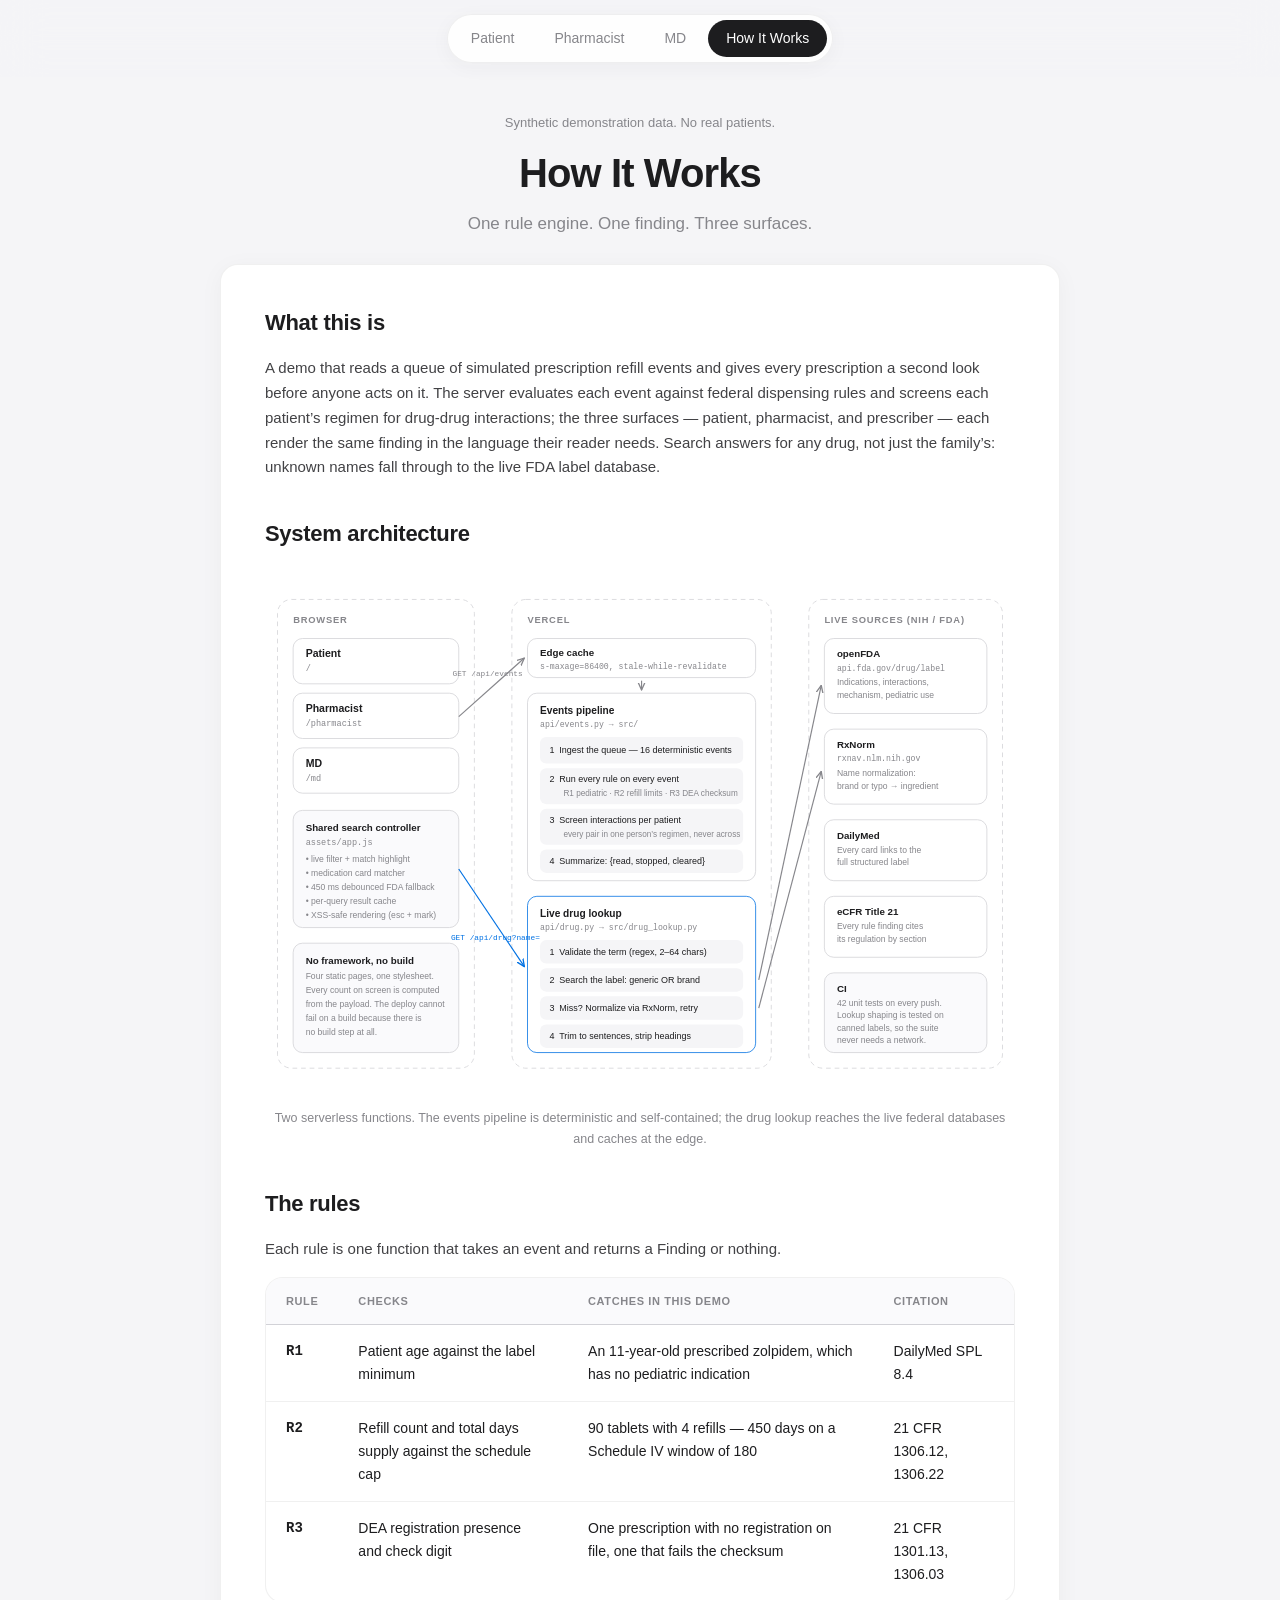
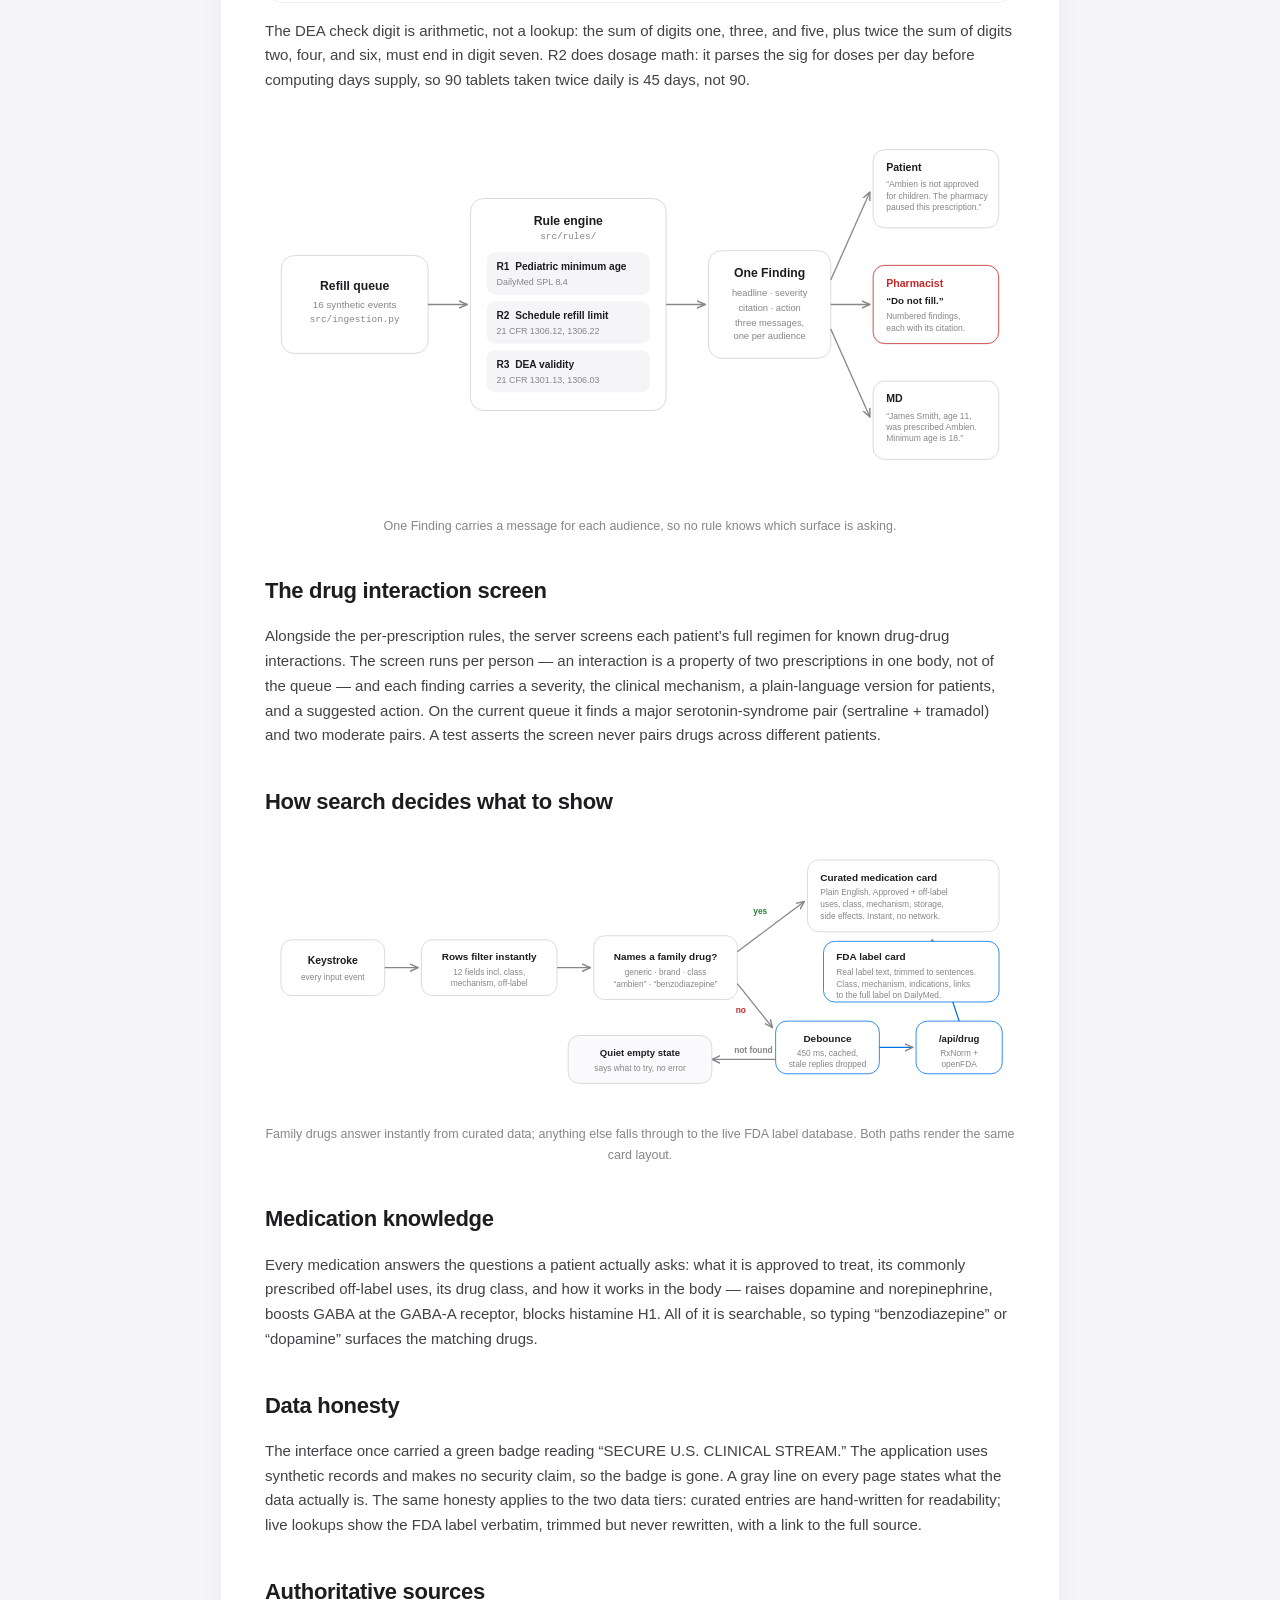
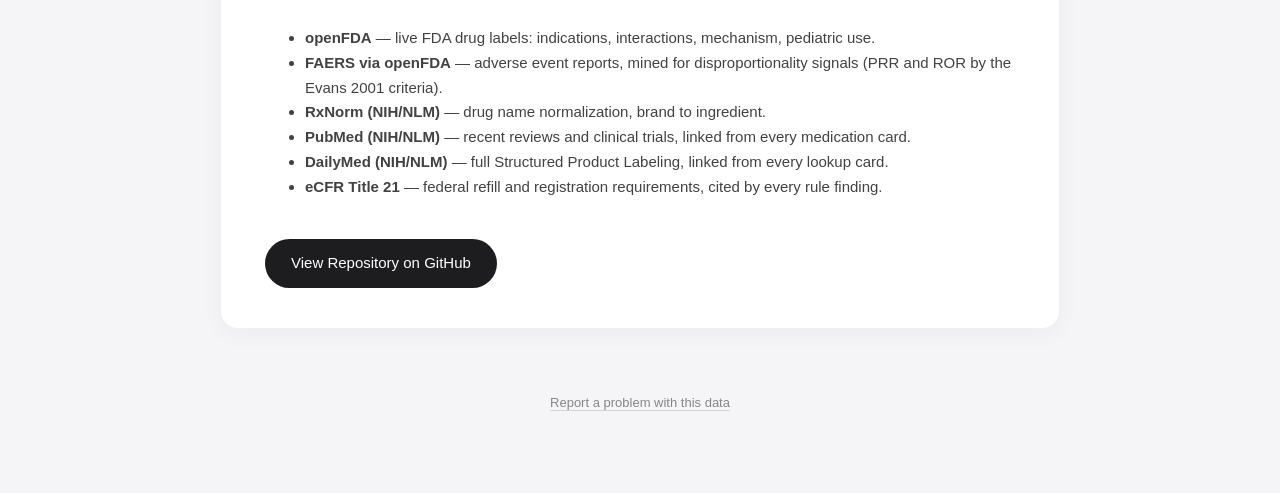
<file: how-it-works/index.html>
<!DOCTYPE html>
<html lang="en">
<head>
  <meta charset="UTF-8">
  <meta name="viewport" content="width=device-width, initial-scale=1.0">
  <title>How It Works — Prescription Event Stream</title>
  <link rel="icon" href="/assets/icon.svg" type="image/svg+xml">
  <link rel="icon" href="/assets/favicon-64.png" sizes="64x64" type="image/png">
  <link rel="apple-touch-icon" href="/assets/apple-touch-icon.png">
  <link rel="stylesheet" href="/assets/app.css">
</head>
<body>
  <div class="nav-wrap">
    <nav class="nav" aria-label="Primary">
      <a href="/">Patient</a>
      <a href="/pharmacist">Pharmacist</a>
      <a href="/md">MD</a>
      <a href="/how-it-works" class="active" aria-current="page">How It Works</a>
    </nav>
  </div>

  <div class="container">
    <header class="page">
      <p class="data-notice">Synthetic demonstration data. No real patients.</p>
      <h1>How It Works</h1>
      <p class="subtitle">One rule engine. One finding. Three surfaces.</p>
    </header>

    <div class="card prose">
      <h2>What this is</h2>
      <p>
        A demo that reads a queue of simulated prescription refill events and gives every
        prescription a second look before anyone acts on it. The server evaluates each event
        against federal dispensing rules and screens each patient&rsquo;s regimen for drug-drug
        interactions; the three surfaces &mdash; patient, pharmacist, and prescriber &mdash;
        each render the same finding in the language their reader needs. Search answers for
        any drug, not just the family&rsquo;s: unknown names fall through to the live FDA
        label database.
      </p>

      <h2>System architecture</h2>
      <figure>
        <svg viewBox="0 0 960 660" xmlns="http://www.w3.org/2000/svg" role="img"
             aria-label="System architecture: three browser surfaces call two Vercel serverless functions; the drug lookup function calls RxNorm and openFDA"
             font-family="-apple-system, BlinkMacSystemFont, 'Helvetica Neue', Arial, sans-serif">
          <defs>
            <marker id="arch-arrow" viewBox="0 0 10 10" refX="9" refY="5" markerWidth="7" markerHeight="7" orient="auto-start-reverse">
              <path d="M 0 1 L 9 5 L 0 9" fill="none" stroke="#86868b" stroke-width="1.6" stroke-linecap="round" stroke-linejoin="round"/>
            </marker>
            <marker id="arch-arrow-blue" viewBox="0 0 10 10" refX="9" refY="5" markerWidth="7" markerHeight="7" orient="auto-start-reverse">
              <path d="M 0 1 L 9 5 L 0 9" fill="none" stroke="#0071e3" stroke-width="1.6" stroke-linecap="round" stroke-linejoin="round"/>
            </marker>
          </defs>

          <!-- Browser group -->
          <rect x="16" y="30" width="252" height="600" rx="18" fill="none" stroke="#d2d2d7" stroke-dasharray="6 5"/>
          <text x="36" y="60" font-size="12" font-weight="600" fill="#86868b" letter-spacing="1">BROWSER</text>

          <rect x="36" y="80" width="212" height="58" rx="12" fill="#ffffff" stroke="#d2d2d7"/>
          <text x="52" y="104" font-size="13.5" font-weight="600" fill="#1d1d1f">Patient</text>
          <text x="52" y="122" font-size="11" fill="#86868b" font-family="ui-monospace, Menlo, monospace">/</text>

          <rect x="36" y="150" width="212" height="58" rx="12" fill="#ffffff" stroke="#d2d2d7"/>
          <text x="52" y="174" font-size="13.5" font-weight="600" fill="#1d1d1f">Pharmacist</text>
          <text x="52" y="192" font-size="11" fill="#86868b" font-family="ui-monospace, Menlo, monospace">/pharmacist</text>

          <rect x="36" y="220" width="212" height="58" rx="12" fill="#ffffff" stroke="#d2d2d7"/>
          <text x="52" y="244" font-size="13.5" font-weight="600" fill="#1d1d1f">MD</text>
          <text x="52" y="262" font-size="11" fill="#86868b" font-family="ui-monospace, Menlo, monospace">/md</text>

          <rect x="36" y="300" width="212" height="150" rx="12" fill="#fafafc" stroke="#d2d2d7"/>
          <text x="52" y="326" font-size="12.5" font-weight="600" fill="#1d1d1f">Shared search controller</text>
          <text x="52" y="344" font-size="11" fill="#86868b" font-family="ui-monospace, Menlo, monospace">assets/app.js</text>
          <text x="52" y="366" font-size="11" fill="#86868b">&#8226; live filter + match highlight</text>
          <text x="52" y="384" font-size="11" fill="#86868b">&#8226; medication card matcher</text>
          <text x="52" y="402" font-size="11" fill="#86868b">&#8226; 450 ms debounced FDA fallback</text>
          <text x="52" y="420" font-size="11" fill="#86868b">&#8226; per-query result cache</text>
          <text x="52" y="438" font-size="11" fill="#86868b">&#8226; XSS-safe rendering (esc + mark)</text>

          <rect x="36" y="470" width="212" height="140" rx="12" fill="#fafafc" stroke="#d2d2d7"/>
          <text x="52" y="496" font-size="12.5" font-weight="600" fill="#1d1d1f">No framework, no build</text>
          <text x="52" y="516" font-size="11" fill="#86868b">Four static pages, one stylesheet.</text>
          <text x="52" y="534" font-size="11" fill="#86868b">Every count on screen is computed</text>
          <text x="52" y="552" font-size="11" fill="#86868b">from the payload. The deploy cannot</text>
          <text x="52" y="570" font-size="11" fill="#86868b">fail on a build because there is</text>
          <text x="52" y="588" font-size="11" fill="#86868b">no build step at all.</text>

          <!-- Vercel group -->
          <rect x="316" y="30" width="332" height="600" rx="18" fill="none" stroke="#d2d2d7" stroke-dasharray="6 5"/>
          <text x="336" y="60" font-size="12" font-weight="600" fill="#86868b" letter-spacing="1">VERCEL</text>

          <rect x="336" y="80" width="292" height="50" rx="12" fill="#ffffff" stroke="#d2d2d7"/>
          <text x="352" y="102" font-size="12.5" font-weight="600" fill="#1d1d1f">Edge cache</text>
          <text x="352" y="119" font-size="10.5" fill="#86868b" font-family="ui-monospace, Menlo, monospace">s-maxage=86400, stale-while-revalidate</text>

          <!-- events function -->
          <rect x="336" y="150" width="292" height="240" rx="12" fill="#ffffff" stroke="#d2d2d7"/>
          <text x="352" y="176" font-size="13" font-weight="600" fill="#1d1d1f">Events pipeline</text>
          <text x="352" y="193" font-size="10.5" fill="#86868b" font-family="ui-monospace, Menlo, monospace">api/events.py &#8594; src/</text>

          <rect x="352" y="206" width="260" height="34" rx="8" fill="#f5f5f7"/>
          <text x="364" y="227" font-size="11.5" fill="#1d1d1f">1&#160;&#160;Ingest the queue &#8212; 16 deterministic events</text>

          <rect x="352" y="246" width="260" height="46" rx="8" fill="#f5f5f7"/>
          <text x="364" y="264" font-size="11.5" fill="#1d1d1f">2&#160;&#160;Run every rule on every event</text>
          <text x="382" y="282" font-size="10.5" fill="#86868b">R1 pediatric &#183; R2 refill limits &#183; R3 DEA checksum</text>

          <rect x="352" y="298" width="260" height="46" rx="8" fill="#f5f5f7"/>
          <text x="364" y="316" font-size="11.5" fill="#1d1d1f">3&#160;&#160;Screen interactions per patient</text>
          <text x="382" y="334" font-size="10.5" fill="#86868b">every pair in one person&#8217;s regimen, never across</text>

          <rect x="352" y="350" width="260" height="30" rx="8" fill="#f5f5f7"/>
          <text x="364" y="369" font-size="11.5" fill="#1d1d1f">4&#160;&#160;Summarize: {read, stopped, cleared}</text>

          <!-- drug function -->
          <rect x="336" y="410" width="292" height="200" rx="12" fill="#ffffff" stroke="#0071e3"/>
          <text x="352" y="436" font-size="13" font-weight="600" fill="#1d1d1f">Live drug lookup</text>
          <text x="352" y="453" font-size="10.5" fill="#86868b" font-family="ui-monospace, Menlo, monospace">api/drug.py &#8594; src/drug_lookup.py</text>

          <rect x="352" y="466" width="260" height="30" rx="8" fill="#f5f5f7"/>
          <text x="364" y="485" font-size="11.5" fill="#1d1d1f">1&#160;&#160;Validate the term (regex, 2&#8211;64 chars)</text>

          <rect x="352" y="502" width="260" height="30" rx="8" fill="#f5f5f7"/>
          <text x="364" y="521" font-size="11.5" fill="#1d1d1f">2&#160;&#160;Search the label: generic OR brand</text>

          <rect x="352" y="538" width="260" height="30" rx="8" fill="#f5f5f7"/>
          <text x="364" y="557" font-size="11.5" fill="#1d1d1f">3&#160;&#160;Miss? Normalize via RxNorm, retry</text>

          <rect x="352" y="574" width="260" height="30" rx="8" fill="#f5f5f7"/>
          <text x="364" y="593" font-size="11.5" fill="#1d1d1f">4&#160;&#160;Trim to sentences, strip headings</text>

          <!-- External group -->
          <rect x="696" y="30" width="248" height="600" rx="18" fill="none" stroke="#d2d2d7" stroke-dasharray="6 5"/>
          <text x="716" y="60" font-size="12" font-weight="600" fill="#86868b" letter-spacing="1">LIVE SOURCES (NIH / FDA)</text>

          <rect x="716" y="80" width="208" height="96" rx="12" fill="#ffffff" stroke="#d2d2d7"/>
          <text x="732" y="104" font-size="12.5" font-weight="600" fill="#1d1d1f">openFDA</text>
          <text x="732" y="121" font-size="10.5" fill="#86868b" font-family="ui-monospace, Menlo, monospace">api.fda.gov/drug/label</text>
          <text x="732" y="140" font-size="11" fill="#86868b">Indications, interactions,</text>
          <text x="732" y="156" font-size="11" fill="#86868b">mechanism, pediatric use</text>

          <rect x="716" y="196" width="208" height="96" rx="12" fill="#ffffff" stroke="#d2d2d7"/>
          <text x="732" y="220" font-size="12.5" font-weight="600" fill="#1d1d1f">RxNorm</text>
          <text x="732" y="237" font-size="10.5" fill="#86868b" font-family="ui-monospace, Menlo, monospace">rxnav.nlm.nih.gov</text>
          <text x="732" y="256" font-size="11" fill="#86868b">Name normalization:</text>
          <text x="732" y="272" font-size="11" fill="#86868b">brand or typo &#8594; ingredient</text>

          <rect x="716" y="312" width="208" height="78" rx="12" fill="#ffffff" stroke="#d2d2d7"/>
          <text x="732" y="336" font-size="12.5" font-weight="600" fill="#1d1d1f">DailyMed</text>
          <text x="732" y="354" font-size="11" fill="#86868b">Every card links to the</text>
          <text x="732" y="370" font-size="11" fill="#86868b">full structured label</text>

          <rect x="716" y="410" width="208" height="78" rx="12" fill="#ffffff" stroke="#d2d2d7"/>
          <text x="732" y="434" font-size="12.5" font-weight="600" fill="#1d1d1f">eCFR Title 21</text>
          <text x="732" y="452" font-size="11" fill="#86868b">Every rule finding cites</text>
          <text x="732" y="468" font-size="11" fill="#86868b">its regulation by section</text>

          <rect x="716" y="508" width="208" height="102" rx="12" fill="#fafafc" stroke="#d2d2d7"/>
          <text x="732" y="532" font-size="12.5" font-weight="600" fill="#1d1d1f">CI</text>
          <text x="732" y="550" font-size="11" fill="#86868b">42 unit tests on every push.</text>
          <text x="732" y="566" font-size="11" fill="#86868b">Lookup shaping is tested on</text>
          <text x="732" y="582" font-size="11" fill="#86868b">canned labels, so the suite</text>
          <text x="732" y="598" font-size="11" fill="#86868b">never needs a network.</text>

          <!-- Arrows -->
          <line x1="248" y1="180" x2="332" y2="105" stroke="#86868b" stroke-width="1.5" marker-end="url(#arch-arrow)"/>
          <text x="240" y="128" font-size="10" fill="#86868b" font-family="ui-monospace, Menlo, monospace">GET /api/events</text>

          <line x1="248" y1="375" x2="332" y2="500" stroke="#0071e3" stroke-width="1.5" marker-end="url(#arch-arrow-blue)"/>
          <text x="238" y="466" font-size="10" fill="#0071e3" font-family="ui-monospace, Menlo, monospace">GET /api/drug?name=</text>

          <line x1="482" y1="134" x2="482" y2="146" stroke="#86868b" stroke-width="1.5" marker-end="url(#arch-arrow)"/>

          <line x1="632" y1="517" x2="712" y2="140" stroke="#86868b" stroke-width="1.5" marker-end="url(#arch-arrow)"/>
          <line x1="632" y1="553" x2="712" y2="250" stroke="#86868b" stroke-width="1.5" marker-end="url(#arch-arrow)"/>
        </svg>
        <figcaption>Two serverless functions. The events pipeline is deterministic and self-contained;
        the drug lookup reaches the live federal databases and caches at the edge.</figcaption>
      </figure>

      <h2>The rules</h2>
      <p>Each rule is one function that takes an event and returns a Finding or nothing.</p>
      <div class="card table-card" style="box-shadow:none;border:1px solid var(--hairline)">
        <table class="rule-table">
          <thead><tr><th>Rule</th><th>Checks</th><th>Catches in this demo</th><th>Citation</th></tr></thead>
          <tbody>
            <tr>
              <td>R1</td>
              <td>Patient age against the label minimum</td>
              <td>An 11-year-old prescribed zolpidem, which has no pediatric indication</td>
              <td>DailyMed SPL 8.4</td>
            </tr>
            <tr>
              <td>R2</td>
              <td>Refill count and total days supply against the schedule cap</td>
              <td>90 tablets with 4 refills &mdash; 450 days on a Schedule&nbsp;IV window of 180</td>
              <td>21 CFR 1306.12, 1306.22</td>
            </tr>
            <tr>
              <td>R3</td>
              <td>DEA registration presence and check digit</td>
              <td>One prescription with no registration on file, one that fails the checksum</td>
              <td>21 CFR 1301.13, 1306.03</td>
            </tr>
          </tbody>
        </table>
      </div>
      <p style="margin-top:16px">
        The DEA check digit is arithmetic, not a lookup: the sum of digits one, three, and
        five, plus twice the sum of digits two, four, and six, must end in digit seven. R2
        does dosage math: it parses the sig for doses per day before computing days supply,
        so 90 tablets taken twice daily is 45 days, not 90.
      </p>

      <figure>
        <svg viewBox="0 0 920 470" xmlns="http://www.w3.org/2000/svg" role="img"
             aria-label="Pipeline diagram: the event queue flows through three rules into one finding rendered on three surfaces"
             font-family="-apple-system, BlinkMacSystemFont, 'Helvetica Neue', Arial, sans-serif">
          <defs>
            <marker id="arrow" viewBox="0 0 10 10" refX="9" refY="5" markerWidth="7" markerHeight="7" orient="auto-start-reverse">
              <path d="M 0 1 L 9 5 L 0 9" fill="none" stroke="#86868b" stroke-width="1.6" stroke-linecap="round" stroke-linejoin="round"/>
            </marker>
          </defs>

          <rect x="20" y="170" width="180" height="120" rx="16" fill="#ffffff" stroke="#d2d2d7"/>
          <text x="110" y="212" font-size="15" font-weight="600" fill="#1d1d1f" text-anchor="middle">Refill queue</text>
          <text x="110" y="234" font-size="12" fill="#86868b" text-anchor="middle">16 synthetic events</text>
          <text x="110" y="252" font-size="11.5" fill="#86868b" text-anchor="middle" font-family="ui-monospace, Menlo, monospace">src/ingestion.py</text>

          <line x1="200" y1="230" x2="248" y2="230" stroke="#86868b" stroke-width="1.6" marker-end="url(#arrow)"/>

          <rect x="252" y="100" width="240" height="260" rx="16" fill="#ffffff" stroke="#d2d2d7"/>
          <text x="372" y="132" font-size="15" font-weight="600" fill="#1d1d1f" text-anchor="middle">Rule engine</text>
          <text x="372" y="150" font-size="11.5" fill="#86868b" text-anchor="middle" font-family="ui-monospace, Menlo, monospace">src/rules/</text>

          <rect x="272" y="166" width="200" height="52" rx="10" fill="#f5f5f7"/>
          <text x="284" y="188" font-size="12.5" font-weight="600" fill="#1d1d1f">R1&#160;&#160;Pediatric minimum age</text>
          <text x="284" y="206" font-size="11" fill="#86868b">DailyMed SPL 8.4</text>

          <rect x="272" y="226" width="200" height="52" rx="10" fill="#f5f5f7"/>
          <text x="284" y="248" font-size="12.5" font-weight="600" fill="#1d1d1f">R2&#160;&#160;Schedule refill limit</text>
          <text x="284" y="266" font-size="11" fill="#86868b">21 CFR 1306.12, 1306.22</text>

          <rect x="272" y="286" width="200" height="52" rx="10" fill="#f5f5f7"/>
          <text x="284" y="308" font-size="12.5" font-weight="600" fill="#1d1d1f">R3&#160;&#160;DEA validity</text>
          <text x="284" y="326" font-size="11" fill="#86868b">21 CFR 1301.13, 1306.03</text>

          <line x1="492" y1="230" x2="540" y2="230" stroke="#86868b" stroke-width="1.6" marker-end="url(#arrow)"/>

          <rect x="544" y="164" width="150" height="132" rx="16" fill="#ffffff" stroke="#d2d2d7"/>
          <text x="619" y="196" font-size="15" font-weight="600" fill="#1d1d1f" text-anchor="middle">One Finding</text>
          <text x="619" y="220" font-size="11.5" fill="#86868b" text-anchor="middle">headline &#183; severity</text>
          <text x="619" y="238" font-size="11.5" fill="#86868b" text-anchor="middle">citation &#183; action</text>
          <text x="619" y="256" font-size="11.5" fill="#86868b" text-anchor="middle">three messages,</text>
          <text x="619" y="272" font-size="11.5" fill="#86868b" text-anchor="middle">one per audience</text>

          <line x1="694" y1="200" x2="742" y2="92" stroke="#86868b" stroke-width="1.6" marker-end="url(#arrow)"/>
          <line x1="694" y1="230" x2="742" y2="230" stroke="#86868b" stroke-width="1.6" marker-end="url(#arrow)"/>
          <line x1="694" y1="260" x2="742" y2="368" stroke="#86868b" stroke-width="1.6" marker-end="url(#arrow)"/>

          <rect x="746" y="40" width="154" height="96" rx="14" fill="#ffffff" stroke="#d2d2d7"/>
          <text x="762" y="66" font-size="13" font-weight="600" fill="#1d1d1f">Patient</text>
          <text x="762" y="86" font-size="10.5" fill="#86868b">&#8220;Ambien is not approved</text>
          <text x="762" y="100" font-size="10.5" fill="#86868b">for children. The pharmacy</text>
          <text x="762" y="114" font-size="10.5" fill="#86868b">paused this prescription.&#8221;</text>

          <rect x="746" y="182" width="154" height="96" rx="14" fill="#ffffff" stroke="#c62828"/>
          <text x="762" y="208" font-size="13" font-weight="600" fill="#c62828">Pharmacist</text>
          <text x="762" y="230" font-size="12" font-weight="600" fill="#1d1d1f">&#8220;Do not fill.&#8221;</text>
          <text x="762" y="248" font-size="10.5" fill="#86868b">Numbered findings,</text>
          <text x="762" y="262" font-size="10.5" fill="#86868b">each with its citation.</text>

          <rect x="746" y="324" width="154" height="96" rx="14" fill="#ffffff" stroke="#d2d2d7"/>
          <text x="762" y="350" font-size="13" font-weight="600" fill="#1d1d1f">MD</text>
          <text x="762" y="370" font-size="10.5" fill="#86868b">&#8220;James Smith, age 11,</text>
          <text x="762" y="384" font-size="10.5" fill="#86868b">was prescribed Ambien.</text>
          <text x="762" y="398" font-size="10.5" fill="#86868b">Minimum age is 18.&#8221;</text>
        </svg>
        <figcaption>One Finding carries a message for each audience, so no rule knows which surface is asking.</figcaption>
      </figure>

      <h2>The drug interaction screen</h2>
      <p>
        Alongside the per-prescription rules, the server screens each patient&rsquo;s full
        regimen for known drug-drug interactions. The screen runs per person &mdash; an
        interaction is a property of two prescriptions in one body, not of the queue &mdash;
        and each finding carries a severity, the clinical mechanism, a plain-language version
        for patients, and a suggested action. On the current queue it finds a major
        serotonin-syndrome pair (sertraline + tramadol) and two moderate pairs. A test
        asserts the screen never pairs drugs across different patients.
      </p>

      <h2>How search decides what to show</h2>
      <figure>
        <svg viewBox="0 0 940 330" xmlns="http://www.w3.org/2000/svg" role="img"
             aria-label="Search flow: queries filter rows live; drug names show a curated card; unknown drugs fall through to the FDA label database"
             font-family="-apple-system, BlinkMacSystemFont, 'Helvetica Neue', Arial, sans-serif">
          <defs>
            <marker id="flow-arrow" viewBox="0 0 10 10" refX="9" refY="5" markerWidth="7" markerHeight="7" orient="auto-start-reverse">
              <path d="M 0 1 L 9 5 L 0 9" fill="none" stroke="#86868b" stroke-width="1.6" stroke-linecap="round" stroke-linejoin="round"/>
            </marker>
          </defs>

          <rect x="20" y="120" width="130" height="70" rx="14" fill="#ffffff" stroke="#d2d2d7"/>
          <text x="85" y="150" font-size="13" font-weight="600" fill="#1d1d1f" text-anchor="middle">Keystroke</text>
          <text x="85" y="170" font-size="10.5" fill="#86868b" text-anchor="middle">every input event</text>

          <line x1="150" y1="155" x2="192" y2="155" stroke="#86868b" stroke-width="1.6" marker-end="url(#flow-arrow)"/>

          <rect x="196" y="120" width="170" height="70" rx="14" fill="#ffffff" stroke="#d2d2d7"/>
          <text x="281" y="146" font-size="12.5" font-weight="600" fill="#1d1d1f" text-anchor="middle">Rows filter instantly</text>
          <text x="281" y="164" font-size="10.5" fill="#86868b" text-anchor="middle">12 fields incl. class,</text>
          <text x="281" y="178" font-size="10.5" fill="#86868b" text-anchor="middle">mechanism, off-label</text>

          <line x1="366" y1="155" x2="408" y2="155" stroke="#86868b" stroke-width="1.6" marker-end="url(#flow-arrow)"/>

          <rect x="412" y="115" width="180" height="80" rx="14" fill="#ffffff" stroke="#d2d2d7"/>
          <text x="502" y="145" font-size="12.5" font-weight="600" fill="#1d1d1f" text-anchor="middle">Names a family drug?</text>
          <text x="502" y="164" font-size="10.5" fill="#86868b" text-anchor="middle">generic &#183; brand &#183; class</text>
          <text x="502" y="179" font-size="10.5" fill="#86868b" text-anchor="middle">&#8220;ambien&#8221; &#183; &#8220;benzodiazepine&#8221;</text>

          <line x1="592" y1="135" x2="676" y2="72" stroke="#86868b" stroke-width="1.6" marker-end="url(#flow-arrow)"/>
          <text x="612" y="88" font-size="10.5" font-weight="600" fill="#2e7d32">yes</text>

          <rect x="680" y="20" width="240" height="90" rx="14" fill="#ffffff" stroke="#d2d2d7"/>
          <text x="696" y="46" font-size="12.5" font-weight="600" fill="#1d1d1f">Curated medication card</text>
          <text x="696" y="64" font-size="10.5" fill="#86868b">Plain English. Approved + off-label</text>
          <text x="696" y="79" font-size="10.5" fill="#86868b">uses, class, mechanism, storage,</text>
          <text x="696" y="94" font-size="10.5" fill="#86868b">side effects. Instant, no network.</text>

          <line x1="592" y1="175" x2="636" y2="230" stroke="#86868b" stroke-width="1.6" marker-end="url(#flow-arrow)"/>
          <text x="590" y="212" font-size="10.5" font-weight="600" fill="#c62828">no</text>

          <rect x="640" y="222" width="130" height="66" rx="14" fill="#ffffff" stroke="#0071e3"/>
          <text x="705" y="248" font-size="12.5" font-weight="600" fill="#1d1d1f" text-anchor="middle">Debounce</text>
          <text x="705" y="266" font-size="10.5" fill="#86868b" text-anchor="middle">450 ms, cached,</text>
          <text x="705" y="280" font-size="10.5" fill="#86868b" text-anchor="middle">stale replies dropped</text>

          <line x1="770" y1="255" x2="812" y2="255" stroke="#0071e3" stroke-width="1.6" marker-end="url(#flow-arrow)"/>

          <rect x="816" y="222" width="108" height="66" rx="14" fill="#ffffff" stroke="#0071e3"/>
          <text x="870" y="248" font-size="12" font-weight="600" fill="#1d1d1f" text-anchor="middle">/api/drug</text>
          <text x="870" y="266" font-size="10.5" fill="#86868b" text-anchor="middle">RxNorm +</text>
          <text x="870" y="280" font-size="10.5" fill="#86868b" text-anchor="middle">openFDA</text>

          <line x1="870" y1="222" x2="836" y2="120" stroke="#0071e3" stroke-width="1.6" marker-end="url(#flow-arrow)"/>
          <text x="856" y="176" font-size="10.5" font-weight="600" fill="#2e7d32">found</text>

          <rect x="680" y="120" width="240" height="0" rx="0" fill="none"/>
          <rect x="700" y="122" width="220" height="76" rx="14" fill="#ffffff" stroke="#0071e3"/>
          <text x="716" y="146" font-size="12.5" font-weight="600" fill="#1d1d1f">FDA label card</text>
          <text x="716" y="164" font-size="10.5" fill="#86868b">Real label text, trimmed to sentences.</text>
          <text x="716" y="179" font-size="10.5" fill="#86868b">Class, mechanism, indications, links</text>
          <text x="716" y="193" font-size="10.5" fill="#86868b">to the full label on DailyMed.</text>

          <line x1="640" y1="270" x2="560" y2="270" stroke="#86868b" stroke-width="1.6" marker-end="url(#flow-arrow)"/>
          <text x="588" y="262" font-size="10.5" font-weight="600" fill="#86868b">not found</text>

          <rect x="380" y="240" width="180" height="60" rx="14" fill="#fafafc" stroke="#d2d2d7"/>
          <text x="470" y="266" font-size="12" font-weight="600" fill="#1d1d1f" text-anchor="middle">Quiet empty state</text>
          <text x="470" y="284" font-size="10.5" fill="#86868b" text-anchor="middle">says what to try, no error</text>
        </svg>
        <figcaption>Family drugs answer instantly from curated data; anything else falls through
        to the live FDA label database. Both paths render the same card layout.</figcaption>
      </figure>

      <h2>Medication knowledge</h2>
      <p>
        Every medication answers the questions a patient actually asks: what it is approved
        to treat, its commonly prescribed off-label uses, its drug class, and how it works
        in the body &mdash; raises dopamine and norepinephrine, boosts GABA at the GABA-A
        receptor, blocks histamine H1. All of it is searchable, so typing
        &ldquo;benzodiazepine&rdquo; or &ldquo;dopamine&rdquo; surfaces the matching drugs.
      </p>

      <h2>Data honesty</h2>
      <p>
        The interface once carried a green badge reading &ldquo;SECURE U.S. CLINICAL STREAM.&rdquo;
        The application uses synthetic records and makes no security claim, so the badge is gone.
        A gray line on every page states what the data actually is. The same honesty applies to
        the two data tiers: curated entries are hand-written for readability; live lookups show
        the FDA label verbatim, trimmed but never rewritten, with a link to the full source.
      </p>

      <h2>Authoritative sources</h2>
      <ul>
        <li><strong>openFDA</strong> &mdash; live FDA drug labels: indications, interactions, mechanism, pediatric use.</li>
        <li><strong>FAERS via openFDA</strong> &mdash; adverse event reports, mined for disproportionality signals (PRR and ROR by the Evans 2001 criteria).</li>
        <li><strong>RxNorm (NIH/NLM)</strong> &mdash; drug name normalization, brand to ingredient.</li>
        <li><strong>PubMed (NIH/NLM)</strong> &mdash; recent reviews and clinical trials, linked from every medication card.</li>
        <li><strong>DailyMed (NIH/NLM)</strong> &mdash; full Structured Product Labeling, linked from every lookup card.</li>
        <li><strong>eCFR Title 21</strong> &mdash; federal refill and registration requirements, cited by every rule finding.</li>
      </ul>

      <a href="https://github.com/AidanColvin/prescription-event-stream" target="_blank" rel="noopener noreferrer" class="github-btn">
        View Repository on GitHub
      </a>
    </div>

    <footer class="page">
      <a href="https://github.com/AidanColvin/prescription-event-stream/issues" target="_blank" rel="noopener noreferrer">Report a problem with this data</a>
    </footer>
  </div>
</body>
</html>
</file>
<file: assets/app.css>
/* Shared design system for every surface. One look, four pages. */

:root {
  --bg: #f5f5f7;
  --card: #ffffff;
  --text: #1d1d1f;
  --muted: #86868b;
  --accent: #0071e3;
  --border: #d2d2d7;
  --hairline: rgba(0, 0, 0, 0.06);
  --red: #c62828;
  --red-bg: #fff5f5;
  --amber: #9a6700;
  --amber-bg: #fff8e6;
  --green: #2e7d32;
  --green-bg: #e8f5e9;
  --radius: 18px;
  --shadow: 0 4px 24px rgba(0, 0, 0, 0.04);
}

* { box-sizing: border-box; }

html { scroll-behavior: smooth; }

body {
  font-family: -apple-system, BlinkMacSystemFont, "SF Pro Display", "SF Pro Text",
    "Helvetica Neue", Arial, sans-serif;
  background: var(--bg);
  color: var(--text);
  margin: 0;
  -webkit-font-smoothing: antialiased;
  line-height: 1.5;
}

.container { max-width: 880px; margin: 0 auto; padding: 0 20px 80px; }

/* Navigation */
.nav-wrap {
  position: sticky; top: 0; z-index: 100;
  display: flex; justify-content: center;
  padding: 14px 20px;
  background: rgba(245, 245, 247, 0.82);
  backdrop-filter: blur(20px);
  -webkit-backdrop-filter: blur(20px);
}
.nav {
  display: flex; gap: 4px;
  background: rgba(255, 255, 255, 0.85);
  border: 1px solid var(--hairline);
  border-radius: 99px;
  padding: 5px;
  box-shadow: 0 4px 20px rgba(0, 0, 0, 0.04);
}
.nav a {
  text-decoration: none;
  color: var(--muted);
  font-size: 14px; font-weight: 500;
  padding: 8px 18px;
  border-radius: 99px;
  transition: color 0.2s, background 0.2s;
  white-space: nowrap;
}
.nav a:hover { color: var(--text); }
.nav a.active { background: var(--text); color: #fff; }

/* Header */
header.page { text-align: center; margin: 36px 0 28px; }
.data-notice { font-size: 13px; color: var(--muted); margin: 0 0 10px; }
h1 {
  font-size: 40px; font-weight: 600; letter-spacing: -0.9px;
  margin: 0 0 8px;
}
.subtitle { font-size: 17px; color: var(--muted); margin: 0; }
.status-line { font-size: 17px; color: var(--muted); margin: 18px 0 0; }
.status-line strong { color: var(--text); font-weight: 600; }

/* Controls */
.controls {
  display: flex; gap: 12px; align-items: center;
  max-width: 640px; margin: 0 auto 28px;
}
.search {
  flex: 1;
  padding: 13px 20px;
  font-size: 16px;
  font-family: inherit;
  border-radius: 99px;
  border: 1px solid var(--border);
  outline: none;
  background: var(--card);
  color: var(--text);
  transition: border-color 0.2s, box-shadow 0.2s;
  -webkit-appearance: none;
}
.search:focus {
  border-color: var(--accent);
  box-shadow: 0 0 0 4px rgba(0, 113, 227, 0.12);
}
.search::placeholder { color: var(--muted); }
.select {
  padding: 13px 18px;
  font-size: 14px; font-weight: 500;
  font-family: inherit;
  border-radius: 99px;
  border: 1px solid var(--border);
  background: var(--card);
  color: var(--text);
  cursor: pointer;
  outline: none;
}
.search-hint {
  text-align: center; font-size: 12px; color: var(--muted);
  margin: -18px 0 24px;
}
.search-hint kbd {
  font-family: ui-monospace, Menlo, monospace;
  border: 1px solid var(--border);
  border-radius: 5px;
  padding: 1px 6px;
  background: var(--card);
}

/* Cards */
.card {
  background: var(--card);
  border: 1px solid var(--hairline);
  border-radius: var(--radius);
  box-shadow: var(--shadow);
  overflow: hidden;
}
.section-title {
  font-size: 13px; font-weight: 600; color: var(--muted);
  text-transform: uppercase; letter-spacing: 0.8px;
  margin: 32px 4px 12px;
}

/* Medication rows (patient + md) */
.med-row {
  padding: 18px 24px;
  border-bottom: 1px solid var(--hairline);
  cursor: pointer;
  transition: background 0.15s;
}
.med-row:last-child { border-bottom: none; }
.med-row:hover { background: #fafafc; }
.med-row .row-top { display: flex; align-items: baseline; gap: 12px; }
.med-name { font-size: 16px; font-weight: 600; }
.med-brand { font-size: 14px; color: var(--muted); }
.row-spacer { flex: 1; }
.chevron {
  color: var(--muted); font-size: 13px;
  transition: transform 0.2s;
  display: inline-block;
}
.med-row.open .chevron { transform: rotate(90deg); }
.row-sub { font-size: 14px; color: var(--muted); margin-top: 2px; }
.row-detail {
  display: none;
  margin-top: 16px;
  padding-top: 16px;
  border-top: 1px solid var(--hairline);
  cursor: default;
}
.med-row.open .row-detail { display: block; }
.detail-grid {
  display: grid;
  grid-template-columns: repeat(auto-fit, minmax(200px, 1fr));
  gap: 14px 24px;
}
.detail-label {
  font-size: 11px; font-weight: 600; color: var(--muted);
  text-transform: uppercase; letter-spacing: 0.6px;
  margin-bottom: 2px;
}
.detail-value { font-size: 14px; }

/* Pills and chips */
.chip {
  display: inline-block;
  font-size: 12px; font-weight: 600;
  padding: 3px 10px;
  border-radius: 99px;
  white-space: nowrap;
}
.chip-ok { background: var(--green-bg); color: var(--green); }
.chip-soon { background: var(--amber-bg); color: var(--amber); }
.chip-stop { background: var(--red-bg); color: var(--red); }
.chip-plain { background: var(--bg); color: var(--muted); }

/* Paused banner inside a patient card */
.paused-note {
  margin-top: 12px;
  padding: 12px 14px;
  border-radius: 12px;
  background: var(--amber-bg);
  font-size: 14px;
  color: var(--text);
}
.paused-note strong { color: var(--amber); }

/* Medication information card (shown when a search names a drug) */
.medinfo { padding: 24px 28px; margin-bottom: 20px; }
.medinfo-head {
  display: flex; align-items: baseline; gap: 10px; flex-wrap: wrap;
  margin-bottom: 16px;
}
.medinfo-name { font-size: 19px; font-weight: 600; letter-spacing: -0.2px; }
.medinfo-mechanism {
  font-size: 14.5px; color: #424245; line-height: 1.55;
  margin: 0 0 16px;
}
.medinfo-mechanism strong { color: var(--text); }
.medinfo-source {
  margin-top: 16px; padding-top: 12px;
  border-top: 1px solid var(--hairline);
  font-size: 11.5px; color: var(--muted);
  font-family: ui-monospace, Menlo, monospace;
}
.medinfo-source a { color: var(--accent); text-decoration: none; }
.medinfo-source a:hover { text-decoration: underline; }
.medinfo-external { border-left: 3px solid var(--accent); }

/* Reported adverse event signals (FAERS disproportionality block) */
.signal-block {
  margin-top: 16px; padding-top: 12px;
  border-top: 1px solid var(--hairline);
}
.signal-list {
  margin: 6px 0 0; padding-left: 18px;
  font-size: 13.5px; line-height: 1.6;
}
.signal-disclaimer {
  margin: 10px 0 0;
  font-size: 12px; color: var(--muted);
}

/* Peer-reviewed evidence (PubMed reference list) */
.reference-block {
  margin-top: 16px; padding-top: 12px;
  border-top: 1px solid var(--hairline);
}
.reference-list {
  margin: 6px 0 0; padding-left: 18px;
  font-size: 13.5px; line-height: 1.6;
}
.reference-list a { color: var(--accent); text-decoration: none; }
.reference-list a:hover { text-decoration: underline; }
.ref-meta { color: var(--muted); font-size: 12.5px; }
.reference-note {
  margin: 10px 0 0;
  font-size: 12px; color: var(--muted);
}
.external-hint {
  text-align: center; font-size: 13px; color: var(--muted);
  margin: 0 0 20px;
}

/* Drug-drug interaction notes */
.note-moderate { background: var(--amber-bg); }
.note-moderate strong { color: var(--amber); }
.note-major { background: var(--red-bg); }
.note-major strong { color: var(--red); }
.interaction-pair { font-weight: 600; }
.interaction-row {
  padding: 18px 24px;
  border-bottom: 1px solid var(--hairline);
}
.interaction-row:last-child { border-bottom: none; }
.interaction-row .row-sub { margin-top: 6px; }
.interaction-advice { font-size: 13.5px; color: var(--text); margin-top: 6px; }
.interaction-source {
  font-size: 11.5px; color: var(--muted);
  font-family: ui-monospace, Menlo, monospace;
  margin-top: 6px;
}

/* Verdict cards (pharmacist) */
.verdict-card {
  background: var(--card);
  border: 1px solid var(--border);
  border-left: 3px solid var(--red);
  border-radius: var(--radius);
  box-shadow: var(--shadow);
  padding: 28px 32px;
  margin-bottom: 20px;
}
.verdict { font-size: 24px; font-weight: 600; letter-spacing: -0.3px; margin: 0 0 4px; }
.verdict-sub { font-size: 15px; color: var(--muted); margin: 0 0 8px; }
.finding {
  display: flex; gap: 16px;
  border-top: 1px solid var(--hairline);
  padding: 16px 0;
}
.finding-index { font-size: 13px; font-weight: 600; color: var(--muted); padding-top: 2px; }
.headline { font-size: 15.5px; font-weight: 600; margin: 0 0 4px; }
.finding p.why { font-size: 14.5px; color: var(--muted); margin: 0 0 6px; line-height: 1.55; }
.citation {
  font-size: 12px; color: var(--muted);
  font-family: ui-monospace, Menlo, monospace;
}
.citation a { color: var(--accent); text-decoration: none; }
.citation a:hover { text-decoration: underline; }
.card-actions {
  border-top: 1px solid var(--hairline);
  padding-top: 18px;
  display: flex; gap: 10px; flex-wrap: wrap;
}

/* Buttons */
.btn {
  font-family: inherit;
  font-size: 13.5px; font-weight: 500;
  border-radius: 99px;
  padding: 9px 18px;
  cursor: pointer;
  transition: opacity 0.15s, background 0.15s;
  border: 1px solid transparent;
}
.btn-primary { background: var(--text); color: #fff; }
.btn-primary:hover { opacity: 0.85; }
.btn-secondary { background: var(--card); color: var(--text); border-color: var(--border); }
.btn-secondary:hover { background: var(--bg); }
.btn-link {
  background: none; border: none; color: var(--muted);
  font-size: 14px; font-weight: 500; cursor: pointer;
  font-family: inherit;
}
.btn-link:hover { color: var(--text); }

/* Tables (md + cleared list) */
.table-card { overflow-x: auto; }
table { width: 100%; border-collapse: collapse; text-align: left; font-size: 14px; }
th {
  font-size: 11px; font-weight: 600; color: var(--muted);
  text-transform: uppercase; letter-spacing: 0.6px;
  padding: 14px 20px;
  border-bottom: 1px solid var(--border);
  background: #fafafc;
  white-space: nowrap;
}
td { padding: 15px 20px; border-bottom: 1px solid var(--hairline); vertical-align: top; }
tr:last-child td { border-bottom: none; }
tbody tr.clickable { cursor: pointer; transition: background 0.15s; }
tbody tr.clickable:hover { background: #fafafc; }

/* States */
.empty-state { text-align: center; padding: 72px 20px; color: var(--muted); }
.empty-state .big { font-size: 20px; font-weight: 600; color: var(--text); margin: 0 0 6px; }
.error-banner {
  text-align: center;
  background: var(--amber-bg); color: var(--amber);
  font-size: 14px; border-radius: 12px;
  padding: 12px 16px; margin-bottom: 24px;
}
mark {
  background: rgba(0, 113, 227, 0.15);
  color: inherit;
  border-radius: 3px;
  padding: 0 1px;
}

/* Toast */
.toast {
  position: fixed; bottom: 28px; left: 50%;
  transform: translateX(-50%) translateY(80px);
  background: var(--text); color: #fff;
  font-size: 14px; font-weight: 500;
  padding: 12px 22px; border-radius: 99px;
  box-shadow: 0 8px 30px rgba(0, 0, 0, 0.2);
  opacity: 0; transition: transform 0.25s ease, opacity 0.25s ease;
  pointer-events: none;
  z-index: 200;
  max-width: 90vw;
}
.toast.show { transform: translateX(-50%) translateY(0); opacity: 1; }

/* Footer */
footer.page {
  margin-top: 64px;
  text-align: center;
  font-size: 13px; color: var(--muted);
}
footer.page a { color: var(--muted); text-decoration: none; border-bottom: 1px solid var(--border); }
footer.page a:hover { color: var(--text); }

/* How-it-works prose */
.prose { padding: 40px 44px; line-height: 1.65; }
.prose h2 { font-size: 22px; letter-spacing: -0.3px; margin: 36px 0 10px; }
.prose h2:first-child { margin-top: 0; }
.prose p, .prose li { font-size: 15px; color: #424245; }
.prose figure { margin: 24px 0; }
.prose figure svg { width: 100%; height: auto; }
.prose figcaption { font-size: 12.5px; color: var(--muted); text-align: center; margin-top: 8px; }
.rule-table td:first-child { font-family: ui-monospace, Menlo, monospace; font-weight: 600; }
.github-btn {
  display: inline-flex; align-items: center; gap: 8px;
  background: var(--text); color: #fff;
  padding: 12px 26px; border-radius: 99px;
  text-decoration: none; font-weight: 500; font-size: 15px;
  margin-top: 24px;
  transition: opacity 0.15s;
}
.github-btn:hover { opacity: 0.85; }

@media (max-width: 640px) {
  h1 { font-size: 30px; }
  .controls { flex-direction: column; }
  .controls .select { width: 100%; }
  .verdict-card { padding: 22px; }
  .prose { padding: 28px 22px; }
  .nav a { padding: 8px 12px; font-size: 13px; }
}
</file>
